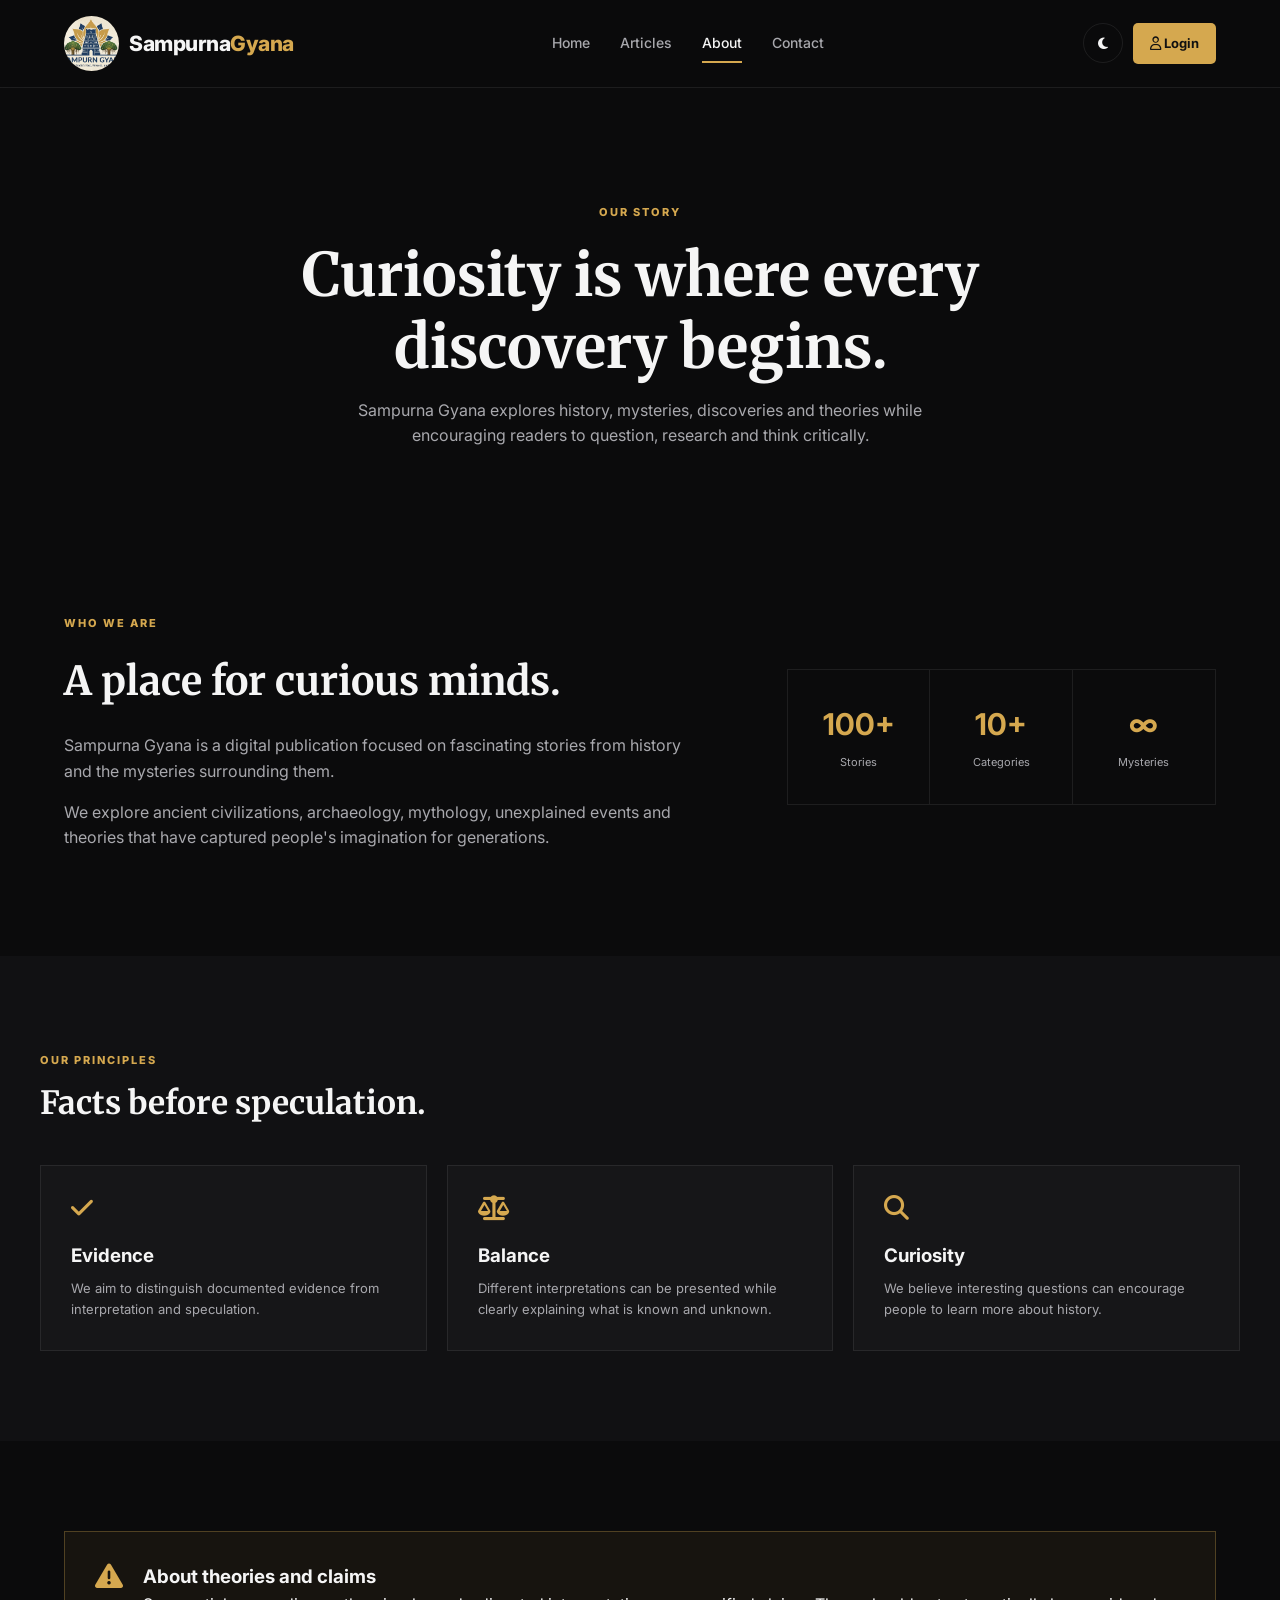
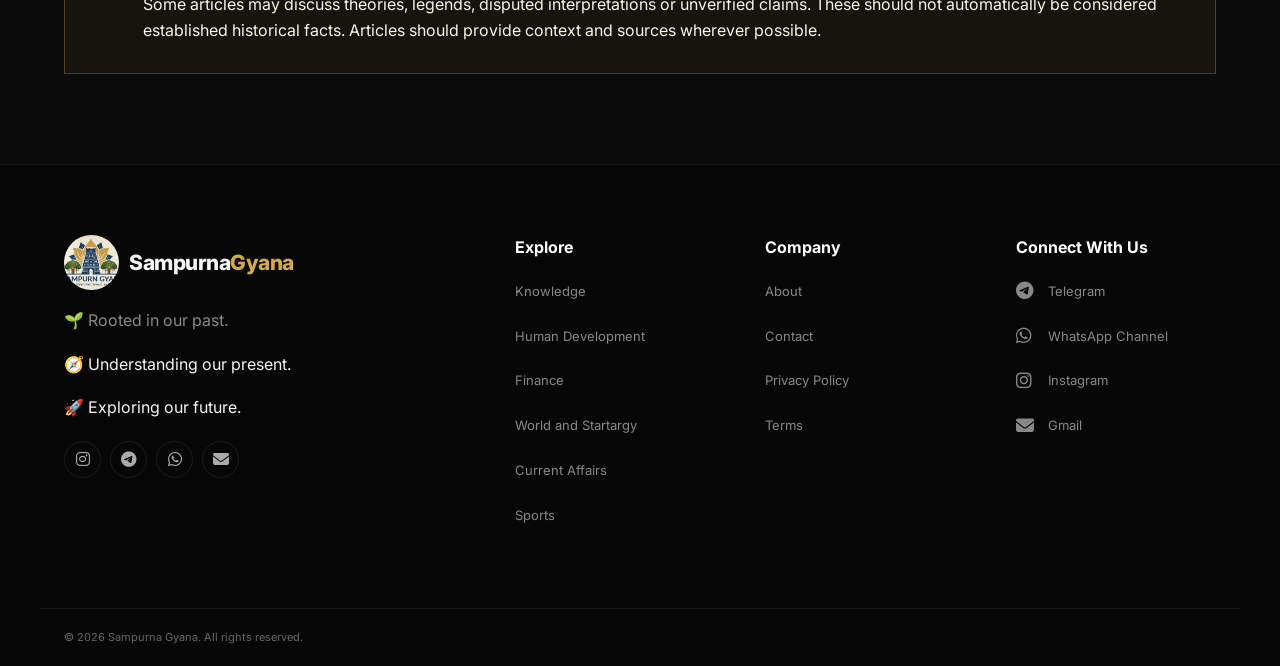
<file: about.html>
<!DOCTYPE html>
<html lang="en">

<head>

    <meta charset="UTF-8">
    <meta name="viewport" content="width=device-width, initial-scale=1.0">

    <title>About | Sampurna Gyana</title>

    <link rel="stylesheet" href="css/style.css">

    <link href="https://fonts.googleapis.com/css2?family=Inter:wght@400;500;600;700;800&family=Merriweather:wght@400;700&display=swap" rel="stylesheet">

    <link rel="stylesheet"
          href="https://cdnjs.cloudflare.com/ajax/libs/font-awesome/6.5.2/css/all.min.css">

</head>

<body>

<header class="navbar">

    <div class="nav-container">

        <a href="index.html" class="logo">
            <img src="images/jayanth.jpeg" alt="Website Logo">
            <span>Sampurna<span>Gyana</span></span>
        </a>

        <nav id="navMenu">

            <a href="index.html">Home</a>
            <a href="articles.html">Articles</a>
            <a href="about.html" class="active">About</a>
            <a href="contact.html">Contact</a>

        </nav>

        <div class="nav-actions">

            <button class="icon-btn" id="themeToggle">
                <i class="fa-solid fa-moon"></i>
            </button>

            <a href="login.html" class="login-btn">
                <i class="fa-regular fa-user"></i>
                Login
            </a>

            <button class="menu-btn" id="menuBtn">
                <i class="fa-solid fa-bars"></i>
            </button>

        </div>

    </div>

</header>


<main>

    <section class="page-header">

        <span class="small-title">
            OUR STORY
        </span>

        <h1>
            Curiosity is where every discovery begins.
        </h1>

        <p>
            Sampurna Gyana explores history, mysteries, discoveries and theories
            while encouraging readers to question, research and think critically.
        </p>

    </section>


    <section class="section">

        <div class="about-grid">

            <div>

                <span class="small-title">
                    WHO WE ARE
                </span>

                <h2>
                    A place for curious minds.
                </h2>

                <p>
                    Sampurna Gyana is a digital publication focused on fascinating
                    stories from history and the mysteries surrounding them.
                </p>

                <p>
                    We explore ancient civilizations, archaeology, mythology,
                    unexplained events and theories that have captured people's
                    imagination for generations.
                </p>

            </div>

            <div class="about-stat-box">

                <div class="stat">
                    <strong>100+</strong>
                    <span>Stories</span>
                </div>

                <div class="stat">
                    <strong>10+</strong>
                    <span>Categories</span>
                </div>

                <div class="stat">
                    <strong>∞</strong>
                    <span>Mysteries</span>
                </div>

            </div>

        </div>

    </section>


    <section class="section dark-section">

        <div class="section-heading">

            <div>

                <span class="small-title">
                    OUR PRINCIPLES
                </span>

                <h2>
                    Facts before speculation.
                </h2>

            </div>

        </div>


        <div class="principles-grid">

            <div class="principle">

                <i class="fa-solid fa-check"></i>

                <h3>
                    Evidence
                </h3>

                <p>
                    We aim to distinguish documented evidence from
                    interpretation and speculation.
                </p>

            </div>


            <div class="principle">

                <i class="fa-solid fa-scale-balanced"></i>

                <h3>
                    Balance
                </h3>

                <p>
                    Different interpretations can be presented while
                    clearly explaining what is known and unknown.
                </p>

            </div>


            <div class="principle">

                <i class="fa-solid fa-magnifying-glass"></i>

                <h3>
                    Curiosity
                </h3>

                <p>
                    We believe interesting questions can encourage people
                    to learn more about history.
                </p>

            </div>

        </div>

    </section>


    <section class="section">

        <div class="disclaimer-box">

            <i class="fa-solid fa-triangle-exclamation"></i>

            <div>

                <h3>
                    About theories and claims
                </h3>

                <p>
                    Some articles may discuss theories, legends, disputed
                    interpretations or unverified claims. These should not
                    automatically be considered established historical facts.
                    Articles should provide context and sources wherever possible.
                </p>

            </div>

        </div>

    </section>

</main>


<footer class="footer">

    <div class="footer-container">

        <div class="footer-brand">

          <a href="index.html" class="logo">
            <img src="images/jayanth.jpeg" alt="Website Logo">
            <span>Sampurna<span>Gyana</span></span>
        </a>

            <p>
                🌱 Rooted in our past.
                <p></p>
                🧭 Understanding our present.
                <p></p>
                🚀 Exploring our future.
            </p>

            <div class="social-icons">

    <a href="https://www.instagram.com/sampurngyan___"
       target="_blank"
       rel="noopener noreferrer"
       aria-label="Instagram">
        <i class="fa-brands fa-instagram"></i>
    </a>

    <a href="https://t.me/sampurngyan2026"
       target="_blank"
       rel="noopener noreferrer"
       aria-label="Telegram">
        <i class="fa-brands fa-telegram"></i>
    </a>

    <a href="https://whatsapp.com/channel/0029VbCh0YK0Qeass1r8DM0k"
       target="_blank"
       rel="noopener noreferrer"
       aria-label="WhatsApp">
        <i class="fa-brands fa-whatsapp"></i>
    </a>

    <a href="mailto:sampurngyan2026@gmail.com"
       aria-label="Email">
        <i class="fa-solid fa-envelope"></i>
    </a>

</div>

        </div>

        <div class="footer-column">

            <h4>Explore</h4>

            <a href="articles.html">Knowledge</a>
            <a href="articles.html">Human Development</a>
            <a href="articles.html">Finance</a>
            <a href="articles.html">World and Startargy</a>
            <a href="articles.html">Current Affairs</a>
            <a href="articles.html">Sports</a>

        </div>

        <div class="footer-column">

            <h4>Company</h4>

            <a href="about.html">About</a>
            <a href="contact.html">Contact</a>
            <a href="#">Privacy Policy</a>
            <a href="#">Terms</a>

        </div>

        <div class="footer-column">
    <h4>Connect With Us</h4>

    <a href="https://t.me/sampurngyan2026" target="_blank" rel="noopener noreferrer">
        <i class="fa-brands fa-telegram"></i>
        <span>Telegram</span>
    </a>

    <a href="https://whatsapp.com/channel/0029VbCh0YK0Qeass1r8DM0k" target="_blank" rel="noopener noreferrer">
        <i class="fa-brands fa-whatsapp"></i>
        <span>WhatsApp Channel</span>
    </a>

    <a href="https://www.instagram.com/sampurngyan___" target="_blank" rel="noopener noreferrer">
        <i class="fa-brands fa-instagram"></i>
        <span>Instagram</span>
    </a>

    <a href="mailto:sampurngyan2026@gmail.com">
        <i class="fa-solid fa-envelope"></i>
        <span>Gmail</span>
    </a>
</div>

    </div>

    <div class="footer-bottom">
        <p>© 2026 Sampurna Gyana. All rights reserved.</p>
    </div>

</footer>


<script src="js/script.js"></script>

</body>
</html>
</file>
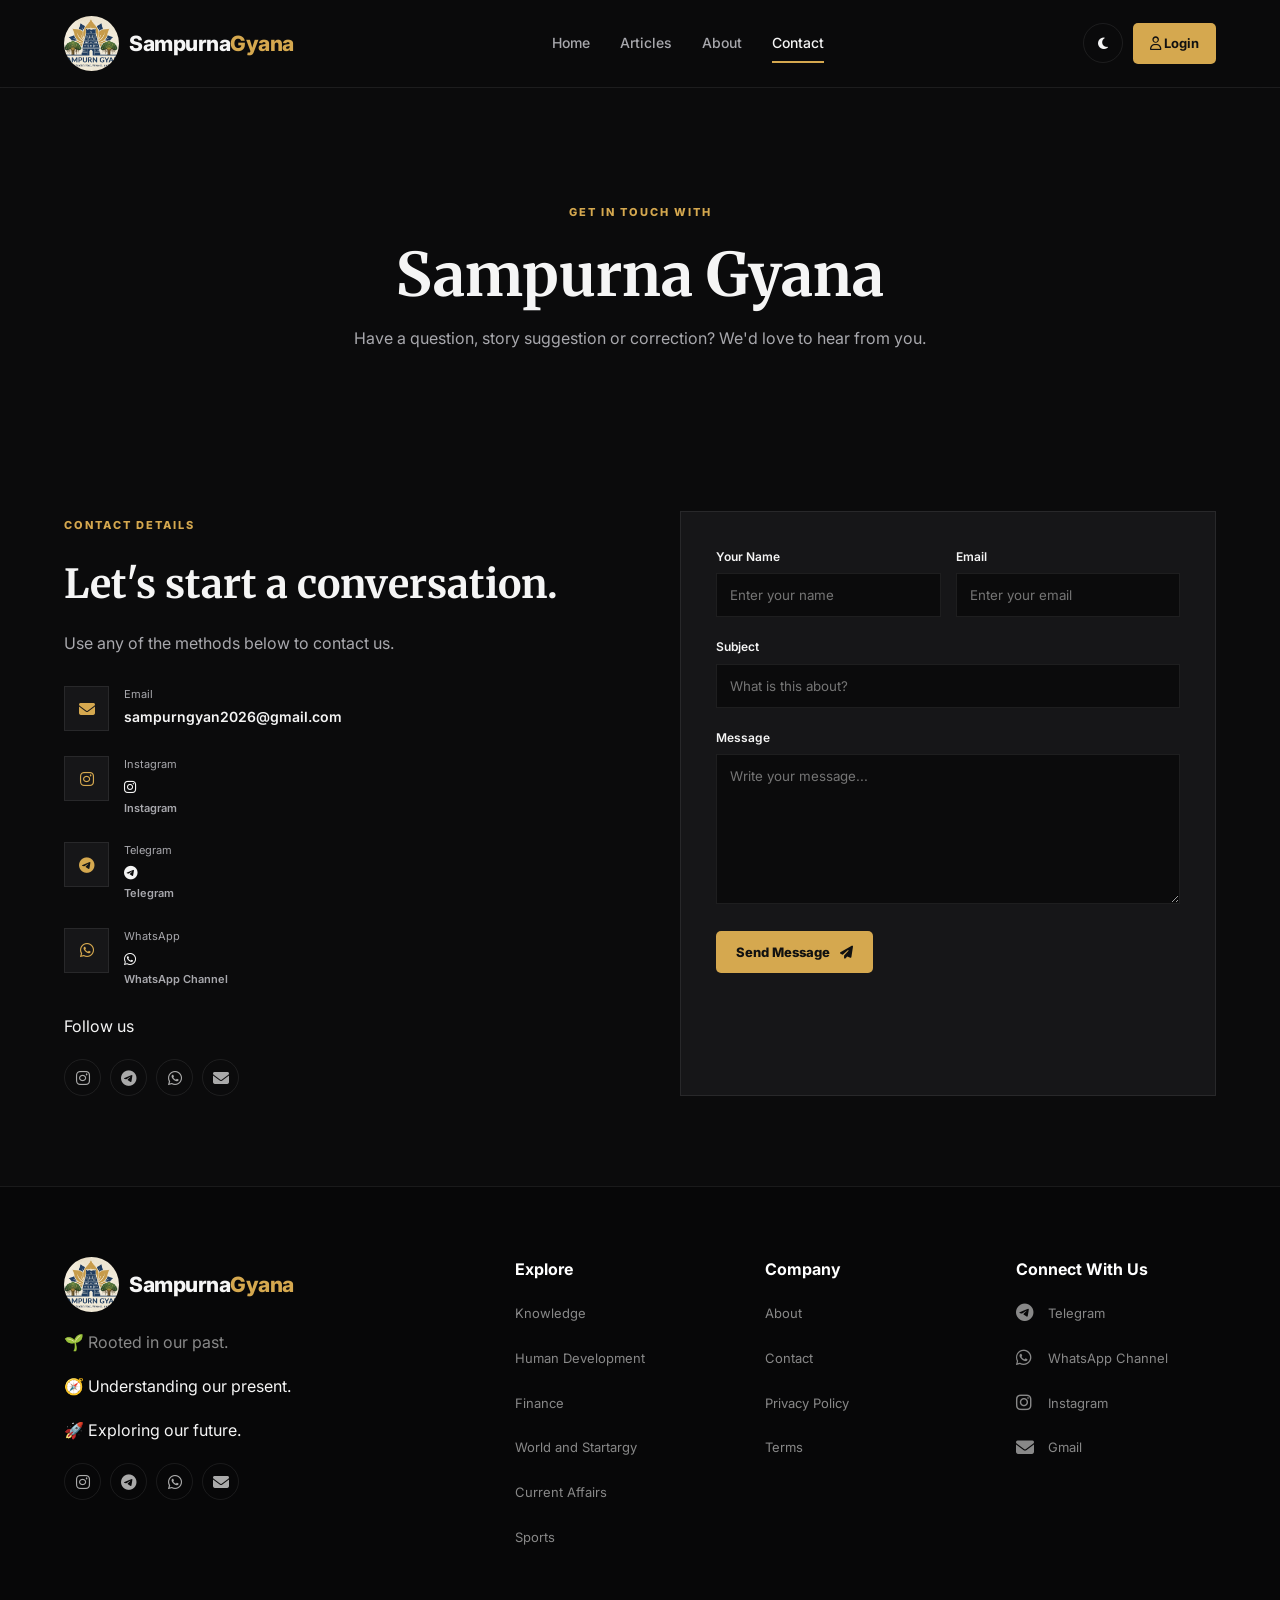
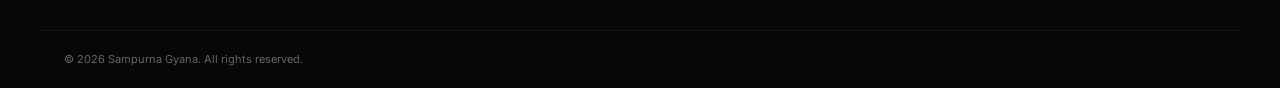
<file: contact.html>
<!DOCTYPE html>
<html lang="en">

<head>

    <meta charset="UTF-8">
    <meta name="viewport" content="width=device-width, initial-scale=1.0">

    <title>Contact | Sampurna Gyana</title>

    <link rel="stylesheet" href="css/style.css">

    <link href="https://fonts.googleapis.com/css2?family=Inter:wght@400;500;600;700;800&family=Merriweather:wght@400;700&display=swap" rel="stylesheet">

    <link rel="stylesheet"
          href="https://cdnjs.cloudflare.com/ajax/libs/font-awesome/6.5.2/css/all.min.css">

</head>

<body>

<header class="navbar">

    <div class="nav-container">

        <a href="index.html" class="logo">
            <img src="images/jayanth.jpeg" alt="Website Logo">
            <span>Sampurna<span>Gyana</span></span>
        </a>

        <nav id="navMenu">

            <a href="index.html">Home</a>
            <a href="articles.html">Articles</a>
            <a href="about.html">About</a>
            <a href="contact.html" class="active">Contact</a>

        </nav>

        <div class="nav-actions">

            <button class="icon-btn" id="themeToggle">
                <i class="fa-solid fa-moon"></i>
            </button>

            <a href="login.html" class="login-btn">
                <i class="fa-regular fa-user"></i>
                Login
            </a>

            <button class="menu-btn" id="menuBtn">
                <i class="fa-solid fa-bars"></i>
            </button>

        </div>

    </div>

</header>


<main>

    <section class="page-header">

        <span class="small-title">
            GET IN TOUCH WITH
        </span>

        <h1>
             Sampurna Gyana
        </h1>

        <p>
            Have a question, story suggestion or correction?
            We'd love to hear from you.
        </p>

    </section>


    <section class="section">

        <div class="contact-grid">

            <div class="contact-info">

                <span class="small-title">
                    CONTACT DETAILS
                </span>

                <h2>
                    Let's start a conversation.
                </h2>

                <p>
                    Use any of the methods below to contact us.
                </p>


<div class="contact-item">

    <div class="contact-icon">
        <i class="fa-solid fa-envelope"></i>
    </div>

    <div>
        <span>Email</span>
        <a href="mailto:sampurngyan2026@gmail.com">
            sampurngyan2026@gmail.com
        </a>
    </div>

</div>


<div class="contact-item">

    <div class="contact-icon">
        <i class="fa-brands fa-instagram"></i>
    </div>

    <div>
        <span>Instagram</span>
        <a href="https://www.instagram.com/sampurngyan___" target="_blank" rel="noopener noreferrer">
        <i class="fa-brands fa-instagram"></i>
        <span>Instagram</span>
    </a>
    </div>

</div>


<div class="contact-item">

    <div class="contact-icon">
        <i class="fa-brands fa-telegram"></i>
    </div>

    <div>
        <span>Telegram</span>
       <a href="https://t.me/sampurngyan2026" target="_blank" rel="noopener noreferrer">
        <i class="fa-brands fa-telegram"></i>
        <span>Telegram</span>
    </a>
    </div>

</div>


<div class="contact-item">
    <div class="contact-icon">
        <i class="fa-brands fa-whatsapp"></i>
    </div>
    <div>
        <span>WhatsApp</span>
        <a href="https://whatsapp.com/channel/0029VbCh0YK0Qeass1r8DM0k" target="_blank" rel="noopener noreferrer">
        <i class="fa-brands fa-whatsapp"></i>
        <span>WhatsApp Channel</span>
    </a>
    </div>
</div>


                <div class="contact-social">

                    <span>Follow us</span>

                    <div class="social-icons">

<a href="https://www.instagram.com/sampurngyan___"
       target="_blank"
       rel="noopener noreferrer"
       aria-label="Instagram">
        <i class="fa-brands fa-instagram"></i>
    </a>

    <a href="https://t.me/sampurngyan2026"
       target="_blank"
       rel="noopener noreferrer"
       aria-label="Telegram">
        <i class="fa-brands fa-telegram"></i>
    </a>

    <a href="https://whatsapp.com/channel/0029VbCh0YK0Qeass1r8DM0k"
       target="_blank"
       rel="noopener noreferrer"
       aria-label="WhatsApp">
        <i class="fa-brands fa-whatsapp"></i>
    </a>

    <a href="mailto:sampurngyan2026@gmail.com"
       aria-label="Email">
        <i class="fa-solid fa-envelope"></i>
    </a>

</div>

                </div>

            </div>


            <form class="contact-form" id="contactForm">

                <div class="form-row">

                    <div class="form-group">

                        <label>
                            Your Name
                        </label>

                        <input
                            type="text"
                            placeholder="Enter your name"
                            required
                        >

                    </div>


                    <div class="form-group">

                        <label>
                            Email
                        </label>

                        <input
                            type="email"
                            placeholder="Enter your email"
                            required
                        >

                    </div>

                </div>


                <div class="form-group">

                    <label>
                        Subject
                    </label>

                    <input
                        type="text"
                        placeholder="What is this about?"
                        required
                    >

                </div>


                <div class="form-group">

                    <label>
                        Message
                    </label>

                    <textarea
                        placeholder="Write your message..."
                        required
                    ></textarea>

                </div>


                <button class="primary-btn" type="submit">

                    Send Message

                    <i class="fa-solid fa-paper-plane"></i>

                </button>

            </form>

        </div>

    </section>

</main>


<footer class="footer">

    <div class="footer-container">

        <div class="footer-brand">

          <a href="index.html" class="logo">
            <img src="images/jayanth.jpeg" alt="Website Logo">
            <span>Sampurna<span>Gyana</span></span>
        </a>

            <p>
                🌱 Rooted in our past.
                <p></p>
                🧭 Understanding our present.
                <p></p>
                🚀 Exploring our future.
            </p>

            <div class="social-icons">

    <a href="https://www.instagram.com/sampurngyan___"
       target="_blank"
       rel="noopener noreferrer"
       aria-label="Instagram">
        <i class="fa-brands fa-instagram"></i>
    </a>

    <a href="https://t.me/sampurngyan2026"
       target="_blank"
       rel="noopener noreferrer"
       aria-label="Telegram">
        <i class="fa-brands fa-telegram"></i>
    </a>

    <a href="https://whatsapp.com/channel/0029VbCh0YK0Qeass1r8DM0k"
       target="_blank"
       rel="noopener noreferrer"
       aria-label="WhatsApp">
        <i class="fa-brands fa-whatsapp"></i>
    </a>

    <a href="mailto:sampurngyan2026@gmail.com"
       aria-label="Email">
        <i class="fa-solid fa-envelope"></i>
    </a>

</div>

        </div>

        <div class="footer-column">

            <h4>Explore</h4>

            <a href="articles.html">Knowledge</a>
            <a href="articles.html">Human Development</a>
            <a href="articles.html">Finance</a>
            <a href="articles.html">World and Startargy</a>
            <a href="articles.html">Current Affairs</a>
            <a href="articles.html">Sports</a>

        </div>

        <div class="footer-column">

            <h4>Company</h4>

            <a href="about.html">About</a>
            <a href="contact.html">Contact</a>
            <a href="#">Privacy Policy</a>
            <a href="#">Terms</a>

        </div>

        <div class="footer-column">
    <h4>Connect With Us</h4>

    <a href="https://t.me/sampurngyan2026" target="_blank" rel="noopener noreferrer">
        <i class="fa-brands fa-telegram"></i>
        <span>Telegram</span>
    </a>

    <a href="https://whatsapp.com/channel/0029VbCh0YK0Qeass1r8DM0k" target="_blank" rel="noopener noreferrer">
        <i class="fa-brands fa-whatsapp"></i>
        <span>WhatsApp Channel</span>
    </a>

    <a href="https://www.instagram.com/sampurngyan___" target="_blank" rel="noopener noreferrer">
        <i class="fa-brands fa-instagram"></i>
        <span>Instagram</span>
    </a>

    <a href="mailto:sampurngyan2026@gmail.com">
        <i class="fa-solid fa-envelope"></i>
        <span>Gmail</span>
    </a>
</div>

    </div>

    <div class="footer-bottom">
        <p>© 2026 Sampurna Gyana. All rights reserved.</p>
    </div>

</footer>


<script src="js/script.js"></script>

</body>
</html>
</file>
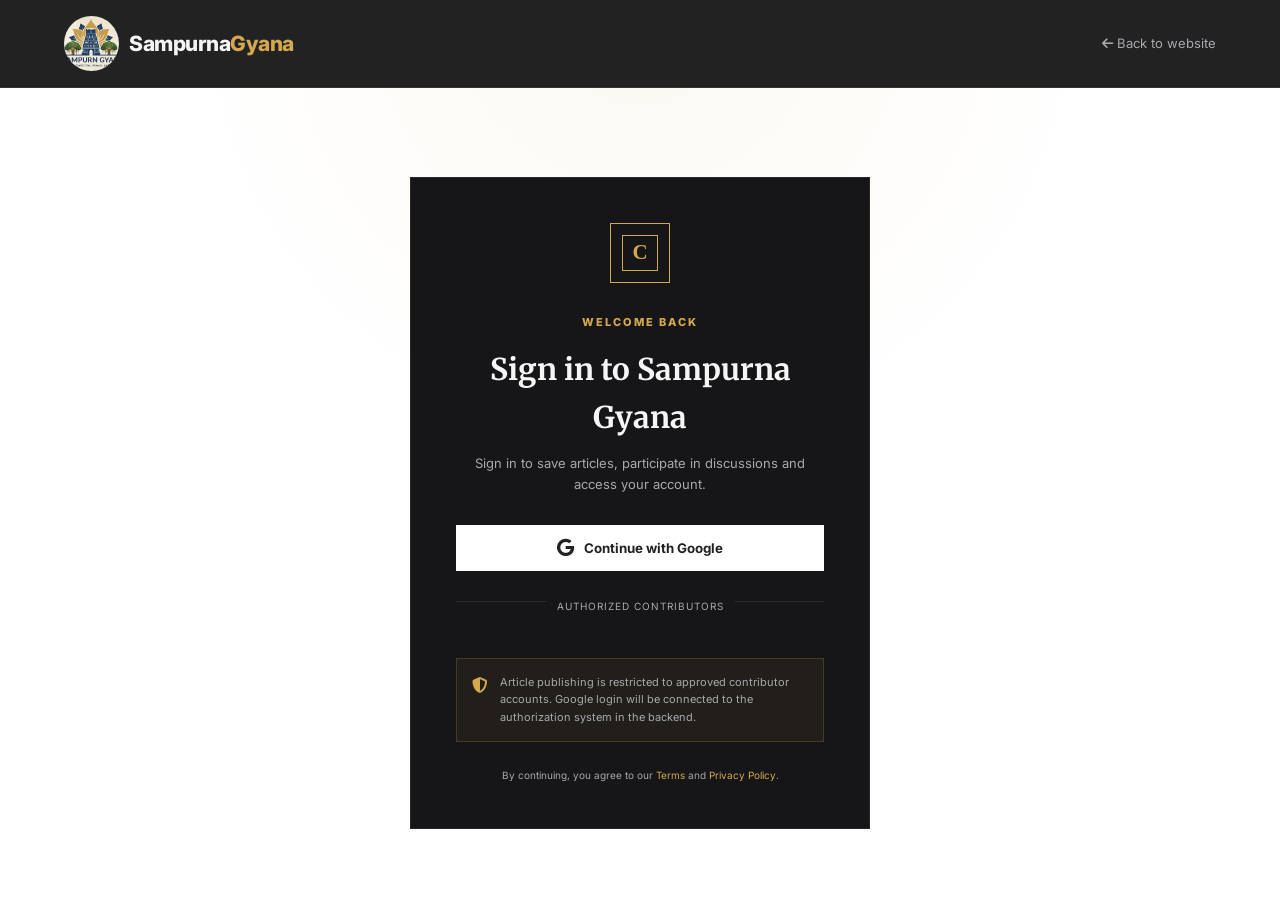
<file: login.html>
<!DOCTYPE html>
<html lang="en">

<head>

    <meta charset="UTF-8">
    <meta name="viewport" content="width=device-width, initial-scale=1.0">

    <title>Login | Sampurna Gyana</title>

    <link rel="stylesheet" href="css/style.css">

    <link href="https://fonts.googleapis.com/css2?family=Inter:wght@400;500;600;700;800&family=Merriweather:wght@400;700&display=swap" rel="stylesheet">

    <link rel="stylesheet"
          href="https://cdnjs.cloudflare.com/ajax/libs/font-awesome/6.5.2/css/all.min.css">

</head>

<body class="login-page">

<header class="navbar">

    <div class="nav-container">

        <a href="index.html" class="logo">
            <img src="images/jayanth.jpeg" alt="Website Logo">
            <span>Sampurna<span>Gyana</span></span>
        </a>

        <a href="index.html" class="back-home">
            <i class="fa-solid fa-arrow-left"></i>
            Back to website
        </a>

    </div>

</header>


<main class="login-container">

    <div class="login-card">

        <div class="login-logo">
            <span class="logo-symbol">C</span>
        </div>

        <span class="small-title">
            WELCOME BACK
        </span>

        <h1>
            Sign in to Sampurna Gyana
        </h1>

        <p>
            Sign in to save articles, participate in discussions
            and access your account.
        </p>


        <button class="google-btn" id="googleLogin">

            <i class="fa-brands fa-google"></i>

            Continue with Google

        </button>


        <div class="login-divider">

            <span>
                Authorized contributors
            </span>

        </div>


        <div class="author-note">

            <i class="fa-solid fa-shield-halved"></i>

            <p>
                Article publishing is restricted to approved
                contributor accounts. Google login will be connected
                to the authorization system in the backend.
            </p>

        </div>


        <p class="login-terms">

            By continuing, you agree to our
            <a href="#">Terms</a> and
            <a href="#">Privacy Policy</a>.

        </p>

    </div>

</main>


<script src="js/script.js"></script>

</body>
</html>
</file>
<file: css/style.css>
/* ================================
   RESET
================================ */

* {
    margin: 0;
    padding: 0;
    box-sizing: border-box;
}

:root {

    --bg: #0b0b0c;
    --bg-secondary: #111113;
    --card: #161618;

    --text: #f5f5f5;
    --text-secondary: #a8a8ad;

    --accent: #d5a84f;
    --accent-light: #e8c875;

    --border: rgba(255,255,255,0.08);

    --max-width: 1200px;

    --transition: 0.3s ease;
}

body.light {

    --bg: #f5f5f2;
    --bg-secondary: #ffffff;
    --card: #ffffff;

    --text: #111111;
    --text-secondary: #666666;

    --border: rgba(0,0,0,0.1);
}

html {
    scroll-behavior: smooth;
}

body {

    font-family: "Inter", sans-serif;

    background: var(--bg);

    color: var(--text);

    line-height: 1.6;

    transition:
        background 0.3s ease,
        color 0.3s ease;
}

img {
    width: 100%;
    display: block;
}

a {
    color: inherit;
    text-decoration: none;
}

button,
input,
textarea,
select {
    font-family: inherit;
}

button {
    cursor: pointer;
}


/* ================================
   NAVBAR
================================ */

.navbar {

    position: sticky;

    top: 0;

    z-index: 1000;

    background: rgba(11,11,12,0.9);

    backdrop-filter: blur(15px);

    border-bottom: 1px solid var(--border);
}

body.light .navbar {
    background: rgba(255,255,255,0.9);
}

.nav-container {

    max-width: var(--max-width);

    margin: auto;

    padding: 16px 24px;

    display: flex;

    align-items: center;

    justify-content: space-between;

    gap: 30px;
}

.logo {

    display: flex;

    align-items: center;

    gap: 10px;

    font-size: 21px;

    font-weight: 800;

    letter-spacing: -0.5px;
}

.logo > span:last-child > span {
    color: var(--accent);
}

.logo-symbol {

    width: 36px;

    height: 36px;

    display: grid;

    place-items: center;

    border: 1px solid var(--accent);

    color: var(--accent);

    font-family: Georgia, serif;

    font-size: 21px;

    font-weight: bold;
}

nav {

    display: flex;

    align-items: center;

    gap: 30px;
}

nav a {

    color: var(--text-secondary);

    font-size: 14px;

    font-weight: 500;

    transition: var(--transition);

    position: relative;
}

nav a:hover,
nav a.active {

    color: var(--text);
}

nav a.active::after {

    content: "";

    position: absolute;

    left: 0;

    right: 0;

    bottom: -8px;

    height: 2px;

    background: var(--accent);
}

.nav-actions {

    display: flex;

    align-items: center;

    gap: 10px;
}

.icon-btn {

    width: 40px;

    height: 40px;

    border: 1px solid var(--border);

    background: transparent;

    color: var(--text);

    border-radius: 50%;

    transition: var(--transition);
}

.icon-btn:hover {

    border-color: var(--accent);

    color: var(--accent);

    transform: translateY(-2px);
}

.login-btn {

    background: var(--accent);

    color: #111;

    padding: 10px 17px;

    border-radius: 5px;

    font-size: 13px;

    font-weight: 700;

    transition: var(--transition);
}

.login-btn:hover {

    background: var(--accent-light);

    transform: translateY(-2px);
}

.menu-btn {

    display: none;

    width: 40px;

    height: 40px;

    border: 1px solid var(--border);

    background: transparent;

    color: var(--text);

    border-radius: 5px;
}


/* ================================
   SEARCH
================================ */

.search-panel {

    display: none;

    max-width: var(--max-width);

    margin: auto;

    padding: 0 24px 15px;
}

.search-panel.show {
    display: block;
}

.search-box {

    background: var(--card);

    border: 1px solid var(--border);

    display: flex;

    align-items: center;

    padding: 0 15px;

    border-radius: 6px;
}

.search-box i {
    color: var(--text-secondary);
}

.search-box input {

    flex: 1;

    background: transparent;

    border: 0;

    outline: 0;

    color: var(--text);

    padding: 15px;
}

.search-box button {

    background: transparent;

    border: 0;

    color: var(--text-secondary);

    font-size: 18px;
}


/* ================================
   HERO
================================ */

.hero {

    min-height: 650px;

    position: relative;

    display: flex;

    align-items: center;

    background-image:
        url("images/hero.jpej");

    background-size: cover;

    background-position: center;
}

.hero-overlay {

    position: absolute;

    inset: 0;

    background:
        linear-gradient(
            90deg,
            rgba(0,0,0,0.9),
            rgba(0,0,0,0.45),
            rgba(0,0,0,0.25)
        );
}

.hero-content {

    position: relative;

    z-index: 2;

    max-width: var(--max-width);

    width: 100%;

    margin: auto;

    padding: 80px 24px;
}

.hero-content h1 {

    max-width: 760px;

    font-family: "Merriweather", serif;

    font-size: clamp(42px, 6vw, 76px);

    line-height: 1.08;

    margin: 18px 0;

    letter-spacing: -2px;
}

.hero-content p {

    max-width: 620px;

    color: #d4d4d4;

    font-size: 17px;

    margin-bottom: 20px;
}

.hero-meta {

    display: flex;

    gap: 25px;

    color: #ccc;

    font-size: 13px;

    margin-bottom: 30px;
}

.hero-meta i {
    color: var(--accent);
}

.feature-image {
    background-size: cover;
    background-position: center;
    background-repeat: no-repeat;
    min-height: 400px;
}

/* ================================
   BUTTONS
================================ */

.primary-btn {

    display: inline-flex;

    align-items: center;

    gap: 10px;

    background: var(--accent);

    color: #111;

    padding: 13px 20px;

    border: 0;

    border-radius: 5px;

    font-size: 13px;

    font-weight: 800;

    transition: var(--transition);
}

.primary-btn:hover {

    background: var(--accent-light);

    transform: translateY(-3px);
}

.category-badge,
.small-title {

    color: var(--accent);

    font-size: 11px;

    font-weight: 800;

    letter-spacing: 2px;
}


/* ================================
   SECTIONS
================================ */

.section {

    max-width: var(--max-width);

    margin: auto;

    padding: 90px 24px;
}

.dark-section {

    max-width: none;

    padding-left: max(24px, calc((100% - var(--max-width)) / 2));

    padding-right: max(24px, calc((100% - var(--max-width)) / 2));

    background: var(--bg-secondary);
}

.section-heading {

    display: flex;

    justify-content: space-between;

    align-items: end;

    margin-bottom: 35px;
}

.section-heading h2 {

    font-family: "Merriweather", serif;

    font-size: 32px;

    margin-top: 7px;
}

.text-link {

    color: var(--accent);

    font-size: 13px;

    font-weight: 700;
}


/* ================================
   CATEGORIES
================================ */

.category-grid {

    display: grid;

    grid-template-columns: repeat(3, 1fr);

    gap: 15px;
}

.category-card {

    padding: 30px;

    border: 1px solid var(--border);

    background: var(--card);

    transition: var(--transition);
}

.category-card:hover {

    border-color: var(--accent);

    transform: translateY(-5px);
}

.category-card i {

    color: var(--accent);

    font-size: 24px;

    margin-bottom: 20px;
}

.category-card h3 {

    font-size: 17px;

    margin-bottom: 5px;
}

.category-card p {

    color: var(--text-secondary);

    font-size: 13px;
}


/* ================================
   ARTICLES
================================ */

.article-grid {

    display: grid;

    grid-template-columns: repeat(3, 1fr);

    gap: 25px;
}

.full-grid {
    grid-template-columns: repeat(3, 1fr);
}

.article-card {

    background: var(--card);

    border: 1px solid var(--border);

    overflow: hidden;

    transition: var(--transition);
}

.article-card:hover {

    transform: translateY(-6px);

    border-color: rgba(213,168,79,0.5);
}

.article-image {

    position: relative;

    height: 240px;

    overflow: hidden;
}

.article-image img {

    height: 100%;

    object-fit: cover;

    transition: transform 0.5s ease;
}

.article-card:hover .article-image img {
    transform: scale(1.05);
}

.article-label {

    position: absolute;

    left: 15px;

    top: 15px;

    padding: 5px 9px;

    font-size: 9px;

    font-weight: 800;

    letter-spacing: 1px;

    text-transform: uppercase;
}

.verified {

    background: #c5a35b;

    color: #111;
}

.theory {

    background: #8c6cbb;

    color: white;
}

.unverified {

    background: #a64b4b;

    color: white;
}

.bookmark-btn {

    position: absolute;

    right: 15px;

    top: 15px;

    width: 35px;

    height: 35px;

    border-radius: 50%;

    background: rgba(0,0,0,0.65);

    border: 1px solid rgba(255,255,255,0.2);

    color: white;
}

.bookmark-btn.saved {

    color: var(--accent);

    border-color: var(--accent);
}

.article-content {

    padding: 24px;
}

.article-category {

    color: var(--accent);

    font-size: 10px;

    font-weight: 800;

    letter-spacing: 1px;

    text-transform: uppercase;
}

.article-content h3 {

    font-family: "Merriweather", serif;

    font-size: 19px;

    line-height: 1.4;

    margin: 10px 0;
}

.article-content h3 a:hover {
    color: var(--accent);
}

.article-content p {

    color: var(--text-secondary);

    font-size: 13px;

    line-height: 1.7;

    margin-bottom: 18px;
}

.article-info {

    display: flex;

    justify-content: space-between;

    color: var(--text-secondary);

    font-size: 11px;
}


/* ================================
   FEATURE
================================ */

.feature-box {

    display: grid;

    grid-template-columns: 1fr 1fr;

    min-height: 420px;

    background: var(--card);

    border: 1px solid var(--border);
}

.feature-content {

    padding: 60px;

    display: flex;

    justify-content: center;

    flex-direction: column;
}

.feature-content h2 {

    font-family: "Merriweather", serif;

    font-size: 38px;

    line-height: 1.25;

    margin: 15px 0;
}

.feature-content p {

    color: var(--text-secondary);

    margin-bottom: 25px;

    max-width: 500px;
}

/* FEATURE IMAGE */
.feature-image {
    background-image: url("../images/1.jpeg");
    background-size: cover;
    background-position: center;
    background-repeat: no-repeat;
    min-height: 400px;
    width: 100%;
}


/* ================================
   NEWSLETTER
================================ */

.newsletter {

    padding: 100px 24px;

    text-align: center;

    background:
        linear-gradient(
            rgba(0,0,0,0.75),
            rgba(0,0,0,0.75)
        ),
        url("https://images.unsplash.com/photo-1519681393784-d120267933ba?auto=format&fit=crop&w=2000&q=80")
        center/cover;
}

.newsletter-content {

    max-width: 700px;

    margin: auto;
}

.newsletter h2 {

    font-family: "Merriweather", serif;

    font-size: 38px;

    margin: 15px 0;
}

.newsletter p {

    color: #ccc;

    margin-bottom: 25px;
}

.newsletter form {

    display: flex;

    max-width: 550px;

    margin: auto;
}

.newsletter input {

    flex: 1;

    padding: 15px;

    border: 1px solid var(--border);

    background: white;

    color: #111;

    outline: 0;
}

.newsletter button {

    padding: 0 20px;

    border: 0;

    background: var(--accent);

    font-weight: 800;
}

.newsletter small {

    display: block;

    color: #999;

    margin-top: 12px;
}


/* ================================
   FOOTER
================================ */

.footer {

    background: #070708;

    border-top: 1px solid var(--border);
}

.footer-container {

    max-width: var(--max-width);

    margin: auto;

    padding: 70px 24px;

    display: grid;

    grid-template-columns: 2fr 1fr 1fr 1fr;

    gap: 50px;
}

.footer-brand p {

    color: #888;

    max-width: 320px;

    margin: 18px 0;
}

.social-icons {

    display: flex;

    gap: 9px;

    margin-top: 20px;
}

.social-icons a {

    width: 37px;

    height: 37px;

    border: 1px solid var(--border);

    display: grid;

    place-items: center;

    border-radius: 50%;

    color: #aaa;

    transition: var(--transition);
}

.social-icons a:hover {

    color: var(--accent);

    border-color: var(--accent);

    transform: translateY(-3px);
}

.footer-column {

    display: flex;

    flex-direction: column;

    gap: 12px;
}

.footer-column h4 {

    margin-bottom: 8px;

    color: white;
}

.footer-column a {

    color: #888;

    font-size: 13px;
}

.footer-column a:hover {
    color: var(--accent);
}

.footer-bottom {

    border-top: 1px solid rgba(255,255,255,0.06);

    padding: 20px 24px;

    display: flex;

    justify-content: space-between;

    max-width: var(--max-width);

    margin: auto;

    color: #666;

    font-size: 11px;
}


/* ================================
   PAGE HEADER
================================ */

.page-header {

    padding: 110px 24px 70px;

    max-width: 900px;

    margin: auto;

    text-align: center;
}

.page-header h1 {

    font-family: "Merriweather", serif;

    font-size: clamp(38px, 5vw, 60px);

    line-height: 1.2;

    margin: 15px 0;
}

.page-header p {

    color: var(--text-secondary);

    max-width: 650px;

    margin: auto;
}


/* ================================
   FILTER
================================ */

.filter-bar {

    display: flex;

    gap: 15px;

    margin-bottom: 35px;
}

.filter-search {

    flex: 1;

    display: flex;

    align-items: center;

    border: 1px solid var(--border);

    background: var(--card);

    padding: 0 15px;
}

.filter-search i {
    color: var(--text-secondary);
}

.filter-search input {

    flex: 1;

    padding: 14px;

    border: 0;

    outline: 0;

    background: transparent;

    color: var(--text);
}

.filter-bar select {

    width: 220px;

    background: var(--card);

    color: var(--text);

    border: 1px solid var(--border);

    padding: 0 15px;

    outline: none;
}

.no-results {

    display: none;

    text-align: center;

    padding: 80px 20px;

    color: var(--text-secondary);
}

.no-results i {

    color: var(--accent);

    font-size: 30px;

    margin-bottom: 15px;
}


/* ================================
   ARTICLE PAGE
================================ */

.article-header {

    padding: 100px 24px 60px;

    text-align: center;
}

.article-header-inner {

    max-width: 900px;

    margin: auto;
}

.article-header h1 {

    font-family: "Merriweather", serif;

    font-size: clamp(38px, 5vw, 64px);

    line-height: 1.2;

    margin: 20px 0;
}

.article-intro {

    max-width: 700px;

    margin: auto;

    color: var(--text-secondary);

    font-size: 17px;
}

.article-author {

    margin-top: 30px;

    display: flex;

    justify-content: center;

    align-items: center;

    gap: 12px;

    text-align: left;
}

.author-avatar {

    width: 45px;

    height: 45px;

    display: grid;

    place-items: center;

    background: var(--accent);

    color: #111;

    font-weight: 800;
}

.article-author span {

    display: block;

    color: var(--text-secondary);

    font-size: 11px;

    margin-top: 3px;
}

.article-cover {

    max-width: 1300px;

    height: 600px;

    margin: auto;

    overflow: hidden;
}

.article-cover img {

    width: 100%;

    height: 100%;

    object-fit: cover;
}

.article-layout {

    max-width: 1000px;

    margin: auto;

    display: grid;

    grid-template-columns: 80px 1fr;

    gap: 40px;

    padding: 70px 24px;
}

.article-share {

    display: flex;

    flex-direction: column;

    align-items: center;

    gap: 12px;

    color: var(--text-secondary);

    font-size: 9px;

    letter-spacing: 1px;
}

.article-share button {

    width: 40px;

    height: 40px;

    border: 1px solid var(--border);

    background: transparent;

    color: var(--text);

    border-radius: 50%;
}

.article-share button:hover {

    color: var(--accent);

    border-color: var(--accent);
}

.article-body {

    font-family: "Merriweather", serif;

    font-size: 17px;

    line-height: 2;
}

.article-body h2 {

    font-size: 30px;

    line-height: 1.4;

    margin: 45px 0 15px;
}

.article-body p {

    margin-bottom: 22px;
}

.article-body .lead {

    font-size: 20px;
}

.article-body blockquote {

    border-left: 3px solid var(--accent);

    padding: 20px 25px;

    margin: 40px 0;

    color: var(--text-secondary);

    font-style: italic;
}

.article-inline-image {

    margin: 35px 0;

    max-height: 500px;

    object-fit: cover;
}

.article-disclaimer {

    padding: 20px;

    background: rgba(213,168,79,0.08);

    border: 1px solid rgba(213,168,79,0.25);

    font-family: "Inter", sans-serif;

    margin-bottom: 40px;

    line-height: 1.6;
}

.article-disclaimer strong {

    color: var(--accent);

    display: block;

    margin-bottom: 8px;
}

.article-disclaimer p {

    margin: 0;

    color: var(--text-secondary);

    font-size: 13px;
}

.article-tags {

    display: flex;

    flex-wrap: wrap;

    gap: 8px;

    margin: 40px 0;
}

.article-tags span {

    background: var(--card);

    border: 1px solid var(--border);

    padding: 6px 12px;

    font-family: "Inter", sans-serif;

    font-size: 11px;
}

.sources {

    border-top: 1px solid var(--border);

    padding-top: 30px;

    font-family: "Inter", sans-serif;
}

.sources h3 {

    font-size: 18px;

    margin-bottom: 15px;
}

.sources ol {

    padding-left: 25px;

    color: var(--text-secondary);

    font-size: 13px;

    line-height: 1.8;
}

.comments {

    border-top: 1px solid var(--border);

    margin-top: 60px;

    padding-top: 40px;

    font-family: "Inter", sans-serif;
}

.comment-box textarea {

    width: 100%;

    min-height: 130px;

    padding: 15px;

    background: var(--card);

    border: 1px solid var(--border);

    color: var(--text);

    outline: none;

    resize: vertical;

    margin: 15px 0;
}

.login-comment {

    margin-top: 20px;

    padding: 15px;

    background: var(--card);

    color: var(--text-secondary);

    font-size: 13px;
}


/* ================================
   ABOUT
================================ */

.about-grid {

    display: grid;

    grid-template-columns: 1.5fr 1fr;

    gap: 80px;

    align-items: center;
}

.about-grid h2 {

    font-family: "Merriweather", serif;

    font-size: 40px;

    margin: 15px 0 20px;
}

.about-grid p {

    color: var(--text-secondary);

    margin-bottom: 15px;
}

.about-stat-box {

    display: grid;

    grid-template-columns: repeat(3, 1fr);

    border: 1px solid var(--border);
}

.stat {

    padding: 30px 15px;

    text-align: center;

    border-right: 1px solid var(--border);
}

.stat:last-child {
    border-right: 0;
}

.stat strong {

    display: block;

    color: var(--accent);

    font-size: 30px;
}

.stat span {

    color: var(--text-secondary);

    font-size: 11px;
}

.principles-grid {

    display: grid;

    grid-template-columns: repeat(3,1fr);

    gap: 20px;
}

.principle {

    padding: 30px;

    border: 1px solid var(--border);

    background: var(--card);
}

.principle i {

    color: var(--accent);

    font-size: 25px;

    margin-bottom: 20px;
}

.principle p {

    color: var(--text-secondary);

    font-size: 13px;

    margin-top: 8px;
}

.disclaimer-box {

    display: flex;

    gap: 20px;

    padding: 30px;

    border: 1px solid rgba(213,168,79,0.3);

    background: rgba(213,168,79,0.06);
}

.disclaimer-box > i {

    color: var(--accent);

    font-size: 28px;
}


/* ================================
   CONTACT
================================ */

.contact-grid {

    display: grid;

    grid-template-columns: 1fr 1fr;

    gap: 80px;
}

.contact-info h2 {

    font-family: "Merriweather", serif;

    font-size: 40px;

    margin: 15px 0;
}

.contact-info > p {

    color: var(--text-secondary);

    margin-bottom: 30px;
}

.contact-item {

    display: flex;

    gap: 15px;

    margin: 25px 0;
}

.contact-icon {

    width: 45px;

    height: 45px;

    display: grid;

    place-items: center;

    background: var(--card);

    border: 1px solid var(--border);

    color: var(--accent);
}

.contact-item span {

    display: block;

    color: var(--text-secondary);

    font-size: 11px;
}

.contact-item a {

    font-weight: 600;

    font-size: 14px;
}

.contact-form {

    padding: 35px;

    background: var(--card);

    border: 1px solid var(--border);
}

.form-row {

    display: grid;

    grid-template-columns: 1fr 1fr;

    gap: 15px;
}

.form-group {

    margin-bottom: 20px;
}

.form-group label {

    display: block;

    font-size: 12px;

    font-weight: 600;

    margin-bottom: 7px;
}

.form-group input,
.form-group textarea {

    width: 100%;

    padding: 13px;

    background: var(--bg);

    color: var(--text);

    border: 1px solid var(--border);

    outline: none;
}

.form-group textarea {

    min-height: 150px;

    resize: vertical;
}

.form-group input:focus,
.form-group textarea:focus {

    border-color: var(--accent);
}


/* ================================
   LOGIN
================================ */

.login-page {

    min-height: 100vh;

    background:
        radial-gradient(
            circle at top,
            rgba(213,168,79,0.08),
            transparent 40%
        );
}

.back-home {

    color: var(--text-secondary);

    font-size: 13px;
}

.login-container {

    min-height: calc(100vh - 70px);

    display: grid;

    place-items: center;

    padding: 60px 20px;
}

.login-card {

    width: 100%;

    max-width: 460px;

    padding: 45px;

    background: var(--card);

    border: 1px solid var(--border);

    text-align: center;
}

.login-logo {

    width: 60px;

    height: 60px;

    margin: 0 auto 25px;

    display: grid;

    place-items: center;

    border: 1px solid var(--accent);

    color: var(--accent);

    font-family: Georgia, serif;

    font-size: 28px;
}

.login-card h1 {

    font-family: "Merriweather", serif;

    font-size: 30px;

    margin: 12px 0;
}

.login-card > p {

    color: var(--text-secondary);

    font-size: 13px;

    margin-bottom: 30px;
}

.google-btn {

    width: 100%;

    padding: 14px;

    background: white;

    color: #222;

    border: 0;

    font-weight: 700;

    display: flex;

    align-items: center;

    justify-content: center;

    gap: 10px;
}

.google-btn i {

    font-size: 18px;
}

.login-divider {

    margin: 30px 0;

    border-top: 1px solid var(--border);

    position: relative;
}

.login-divider span {

    position: relative;

    top: -10px;

    background: var(--card);

    padding: 0 10px;

    color: var(--text-secondary);

    font-size: 10px;

    text-transform: uppercase;

    letter-spacing: 1px;
}

.author-note {

    display: flex;

    gap: 12px;

    text-align: left;

    padding: 15px;

    background: rgba(213,168,79,0.06);

    border: 1px solid rgba(213,168,79,0.2);
}

.author-note i {

    color: var(--accent);

    margin-top: 3px;
}

.author-note p {

    color: var(--text-secondary);

    font-size: 11px;

    margin: 0;
}

.login-terms {

    font-size: 10px !important;

    margin-top: 25px;

    margin-bottom: 0 !important;
}

.login-terms a {
    color: var(--accent);
}


/* ================================
   RESPONSIVE
================================ */

@media (max-width: 900px) {

    nav {

        display: none;

        position: absolute;

        top: 70px;

        left: 0;

        right: 0;

        background: var(--bg);

        padding: 20px;

        flex-direction: column;

        border-bottom: 1px solid var(--border);
    }

    nav.show {
        display: flex;
    }

    nav a.active::after {
        display: none;
    }

    .menu-btn {
        display: block;
    }

    .article-grid,
    .full-grid {

        grid-template-columns: repeat(2, 1fr);

    }

    .category-grid {

        grid-template-columns: repeat(2, 1fr);

    }

    .footer-container {

        grid-template-columns: repeat(2,1fr);

    }

    .feature-box {

        grid-template-columns: 1fr;

    }

    .feature-image {

        min-height: 350px;

    }

    .contact-grid,
    .about-grid {

        grid-template-columns: 1fr;

    }

}


@media (max-width: 650px) {

    .nav-container {

        padding: 13px 16px;

    }

    .login-btn {

        display: none;

    }

    .hero {

        min-height: 600px;

    }

    .hero-content {

        padding: 60px 20px;

    }

    .hero-content h1 {

        font-size: 42px;

    }

    .hero-content p {

        font-size: 15px;

    }

    .section {

        padding: 65px 18px;

    }

    .section-heading {

        align-items: flex-start;

        flex-direction: column;

        gap: 15px;

    }

    .section-heading h2 {

        font-size: 27px;

    }

    .article-grid,
    .full-grid,
    .category-grid {

        grid-template-columns: 1fr;

    }

    .article-image {

        height: 230px;

    }

    .feature-content {

        padding: 35px 25px;

    }

    .feature-content h2 {

        font-size: 29px;

    }

    .newsletter {

        padding: 75px 18px;

    }

    .newsletter h2 {

        font-size: 29px;

    }

    .newsletter form {

        flex-direction: column;

        gap: 10px;

    }

    .newsletter input,
    .newsletter button {

        height: 50px;

    }

    .footer-container {

        grid-template-columns: 1fr;

        gap: 35px;

    }

    .footer-bottom {

        flex-direction: column;

        gap: 5px;

    }

    .page-header {

        padding: 80px 20px 50px;

    }

    .page-header h1 {

        font-size: 39px;

    }

    .filter-bar {

        flex-direction: column;

    }

    .filter-bar select {

        width: 100%;

        height: 50px;

    }

    .article-header {

        padding: 70px 20px 45px;

    }

    .article-header h1 {

        font-size: 37px;

    }

    .article-cover {

        height: 350px;

    }

    .article-layout {

        display: block;

        padding: 50px 20px;
    }

    .article-share {

        flex-direction: row;

        margin-bottom: 30px;
    }

    .article-body {

        font-size: 16px;

    }

    .article-body h2 {

        font-size: 25px;

    }

    .about-grid h2,
    .contact-info h2 {

        font-size: 31px;

    }

    .principles-grid {

        grid-template-columns: 1fr;

    }

    .about-stat-box {

        grid-template-columns: 1fr;
    }

    .stat {

        border-right: 0;

        border-bottom: 1px solid var(--border);
    }

    .stat:last-child {

        border-bottom: 0;
    }

    .form-row {

        grid-template-columns: 1fr;

    }

    .contact-form {

        padding: 25px;

    }

    .disclaimer-box {

        flex-direction: column;

    }

    .login-card {

        padding: 30px 20px;

    }

}

.logo img {
    width: 55px;
    height: 55px;
    object-fit: cover;
    border-radius: 50%;
}


/* Logo + Website Name Animation */
.logo {
    display: flex;
    align-items: center;
    gap: 10px;
    animation: logoContainer 0.8s ease-out;
}

.logo img {
    width: 55px;
    height: 55px;
    object-fit: cover;
    border-radius: 50%;
    animation: logoAppear 1s ease-out;
}

.logo span {
    animation: nameAppear 1s ease-out;
}

/* Logo animation */
@keyframes logoAppear {
    0% {
        opacity: 0;
        transform: scale(0.5) rotate(-20deg);
    }

    100% {
        opacity: 1;
        transform: scale(1) rotate(0deg);
    }
}

/* Website name animation */
@keyframes nameAppear {
    0% {
        opacity: 0;
        transform: translateX(-20px);
    }

    100% {
        opacity: 1;
        transform: translateX(0);
    }
}

/* Container animation */
@keyframes logoContainer {
    from {
        opacity: 0;
    }

    to {
        opacity: 1;
    }
}

.footer-column a {
    display: flex;
    align-items: center;
    gap: 10px;
    margin-bottom: 12px;
    text-decoration: none;
}

.footer-column a i {
    width: 20px;
    font-size: 18px;
}

.footer-column a {
    display: flex;
    align-items: center;
    gap: 10px;
    margin-bottom: 12px;
    text-decoration: none;
    cursor: pointer;
}

.footer-column a i {
    display: inline-block;
    width: 22px;
    font-size: 18px;
}

.footer-column a:hover {
    text-decoration: none;
}
</file>
